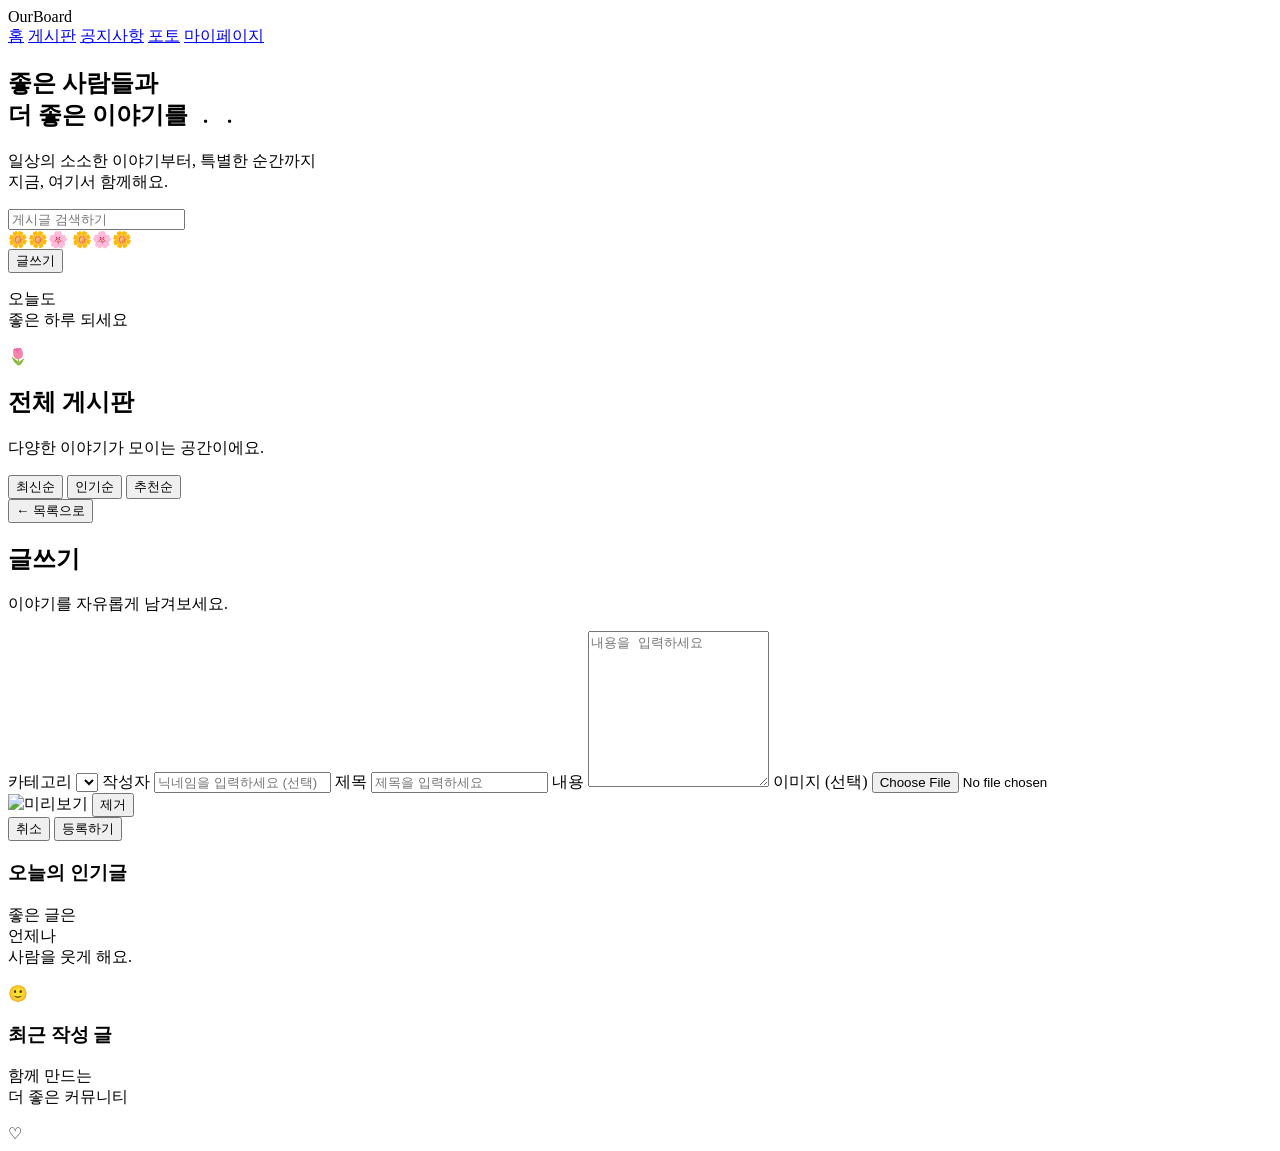
<file: Index.html>
<!DOCTYPE html>
<html>
<head>
  <base target="_top">
  <meta charset="utf-8">
  <link rel="preconnect" href="https://fonts.googleapis.com">
  <link href="https://fonts.googleapis.com/css2?family=Noto+Sans+KR:wght@400;500;600;700;800&display=swap" rel="stylesheet">
  <?!= include('Stylesheet'); ?>
</head>
<body>

  <!-- Header -->
  <header class="site-header">
    <div class="header-inner">
      <div class="logo">
        <span class="logo-icon" id="icon-logo"></span>
        <span class="logo-text">OurBoard</span>
      </div>
      <nav class="main-nav">
        <a href="#" class="nav-link active" data-nav="home">홈</a>
        <a href="#" class="nav-link" data-nav="board">게시판</a>
        <a href="#" class="nav-link" data-nav="notice">공지사항</a>
        <a href="#" class="nav-link" data-nav="photo">포토</a>
        <a href="#" class="nav-link" data-nav="mypage">마이페이지</a>
      </nav>
      <div class="user-icon" id="icon-user"></div>
    </div>
  </header>

  <!-- Hero -->
  <section class="hero">
    <div class="hero-inner">
      <div class="hero-text">
        <h1>좋은 사람들과<br>더 좋은 이야기를 <span class="wave">﹒﹒</span></h1>
        <p>일상의 소소한 이야기부터, 특별한 순간까지<br>지금, 여기서 함께해요.</p>
      </div>
      <div class="hero-search">
        <span id="icon-search-hero"></span>
        <input type="text" id="heroSearchInput" placeholder="게시글 검색하기">
      </div>
    </div>
    <div class="hero-deco" aria-hidden="true">
      <span class="petal p1">🌼</span><span class="petal p2">🌼</span><span class="petal p3">🌸</span>
      <span class="petal p4">🌼</span><span class="petal p5">🌸</span><span class="petal p6">🌼</span>
    </div>
  </section>

  <!-- Main layout -->
  <div class="layout">

    <!-- Left sidebar -->
    <aside class="sidebar-left">
      <button class="write-btn" id="writeBtn">
        <span id="icon-pencil"></span> 글쓰기
      </button>

      <nav class="category-list" id="categoryList"></nav>

      <div class="promo-card promo-tulip">
        <p>오늘도<br>좋은 하루 되세요</p>
        <span class="promo-emoji">🌷</span>
      </div>
    </aside>

    <!-- Center content -->
    <main class="content">

      <!-- LIST VIEW -->
      <section id="view-list" class="panel">
        <div class="panel-head">
          <div>
            <h2 id="boardTitle">전체 게시판</h2>
            <p class="sub" id="boardSub">다양한 이야기가 모이는 공간이에요.</p>
          </div>
          <div class="sort-tabs" id="sortTabs">
            <button class="sort-tab active" data-sort="latest">최신순</button>
            <button class="sort-tab" data-sort="popular">인기순</button>
            <button class="sort-tab" data-sort="liked">추천순</button>
          </div>
        </div>

        <div class="post-list" id="postList"></div>

        <div class="pagination" id="pagination"></div>
      </section>

      <!-- DETAIL VIEW -->
      <section id="view-detail" class="panel hidden">
        <button class="back-btn" id="backBtn">← 목록으로</button>
        <div id="detailContent"></div>
      </section>

      <!-- WRITE VIEW -->
      <section id="view-write" class="panel hidden">
        <h2>글쓰기</h2>
        <p class="sub">이야기를 자유롭게 남겨보세요.</p>
        <form id="writeForm" class="write-form">
          <label>카테고리</label>
          <select id="writeCategory"></select>

          <label>작성자</label>
          <input type="text" id="writeAuthor" placeholder="닉네임을 입력하세요 (선택)">

          <label>제목</label>
          <input type="text" id="writeTitle" placeholder="제목을 입력하세요" required>

          <label>내용</label>
          <textarea id="writeContentField" rows="10" placeholder="내용을 입력하세요" required></textarea>

          <label>이미지 (선택)</label>
          <input type="file" id="writeImageFile" accept="image/*">
          <div id="imagePreviewWrap" class="image-preview-wrap hidden">
            <img id="imagePreview" alt="미리보기">
            <button type="button" id="imageRemoveBtn" class="btn-ghost btn-small">제거</button>
          </div>

          <div class="write-actions">
            <span class="upload-status" id="uploadStatus"></span>
            <button type="button" class="btn-ghost" id="writeCancelBtn">취소</button>
            <button type="submit" class="btn-primary" id="writeSubmitBtn">등록하기</button>
          </div>
        </form>
      </section>

    </main>

    <!-- Right sidebar -->
    <aside class="sidebar-right">
      <div class="card">
        <h3><span id="icon-sun"></span> 오늘의 인기글</h3>
        <ol class="ranked-list" id="popularList"></ol>
      </div>

      <div class="promo-card promo-sunset">
        <p>좋은 글은<br>언제나<br>사람을 웃게 해요.</p>
        <span class="promo-emoji">🙂</span>
      </div>

      <div class="card">
        <h3>최근 작성 글</h3>
        <ul class="recent-list" id="recentList"></ul>
      </div>

      <div class="promo-card promo-quote">
        <p>함께 만드는<br>더 좋은 커뮤니티</p>
        <span class="promo-emoji">♡</span>
      </div>
    </aside>

  </div>

  <?!= include('JavaScript'); ?>
</body>
</html>
</file>
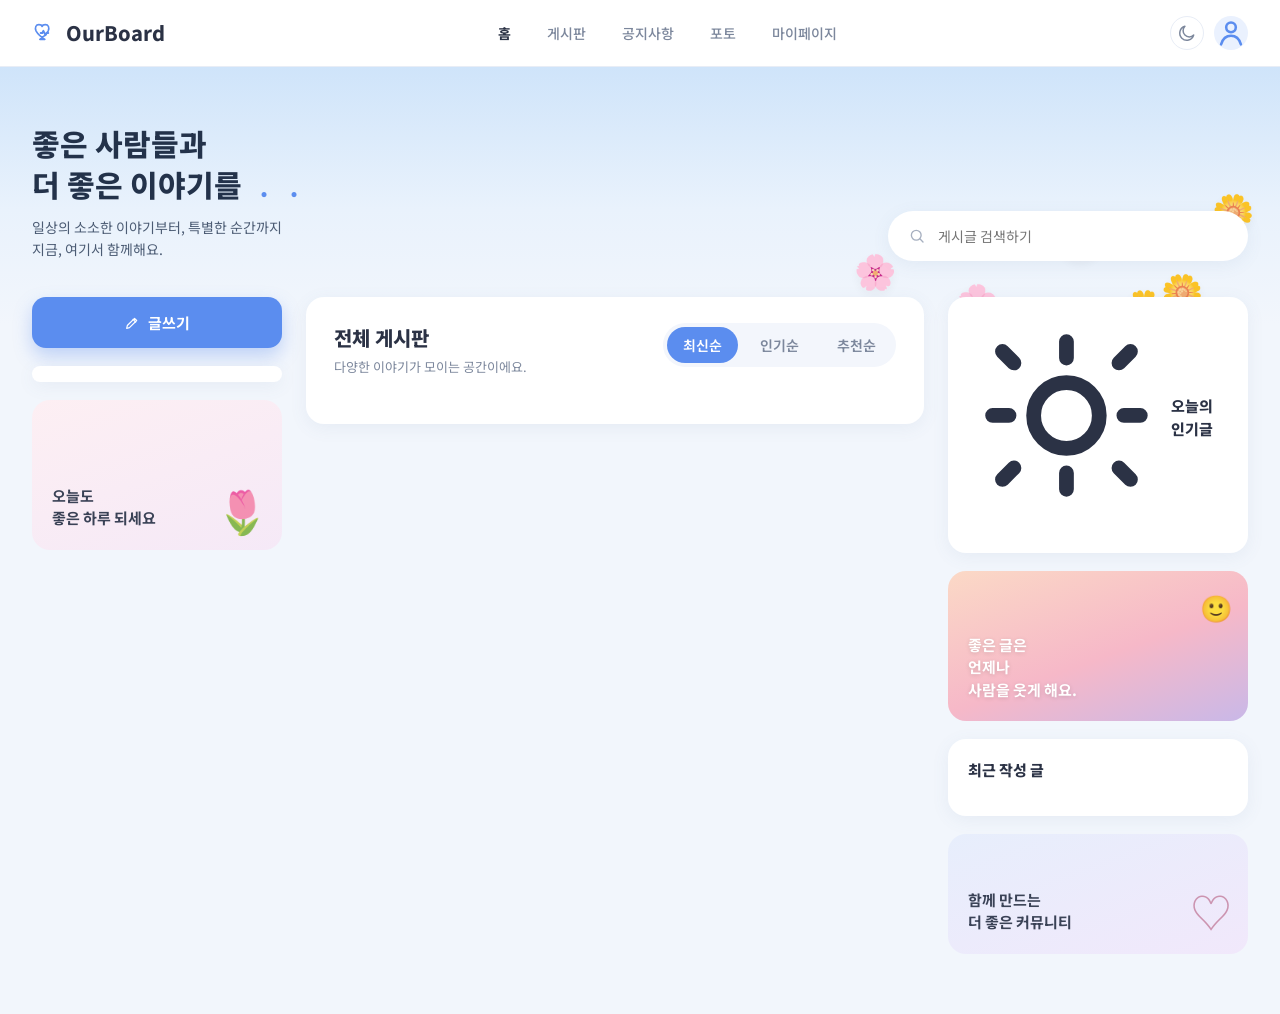
<file: public/index.html>
<!DOCTYPE html>
<html>
<head>
  <meta charset="utf-8">
  <meta name="viewport" content="width=device-width, initial-scale=1">
  <title>OurBoard</title>
  <script>
    (function () {
      try {
        var saved = localStorage.getItem('theme');
        var theme = saved || (window.matchMedia('(prefers-color-scheme: dark)').matches ? 'dark' : 'light');
        if (theme === 'dark') document.documentElement.setAttribute('data-theme', 'dark');
      } catch (e) {}
    })();
  </script>
  <link rel="preconnect" href="https://fonts.googleapis.com">
  <link href="https://fonts.googleapis.com/css2?family=Noto+Sans+KR:wght@400;500;600;700;800&display=swap" rel="stylesheet">
  <link rel="stylesheet" href="style.css">
</head>
<body>

  <!-- Header -->
  <header class="site-header">
    <div class="header-inner">
      <div class="logo">
        <span class="logo-icon" id="icon-logo"></span>
        <span class="logo-text">OurBoard</span>
      </div>
      <nav class="main-nav">
        <a href="#" class="nav-link active" data-nav="home">홈</a>
        <a href="#" class="nav-link" data-nav="board">게시판</a>
        <a href="#" class="nav-link" data-nav="notice">공지사항</a>
        <a href="#" class="nav-link" data-nav="photo">포토</a>
        <a href="#" class="nav-link" data-nav="mypage">마이페이지</a>
      </nav>
      <div class="header-actions">
        <button class="theme-toggle" id="themeToggle" type="button" aria-label="다크모드 전환"></button>
        <div class="user-icon" id="icon-user"></div>
      </div>
    </div>
  </header>

  <!-- Hero -->
  <section class="hero">
    <div class="hero-inner">
      <div class="hero-text">
        <h1>좋은 사람들과<br>더 좋은 이야기를 <span class="wave">﹒﹒</span></h1>
        <p>일상의 소소한 이야기부터, 특별한 순간까지<br>지금, 여기서 함께해요.</p>
      </div>
      <div class="hero-search">
        <span id="icon-search-hero"></span>
        <input type="text" id="heroSearchInput" placeholder="게시글 검색하기">
      </div>
    </div>
    <div class="hero-deco" aria-hidden="true">
      <span class="petal p1">🌼</span><span class="petal p2">🌼</span><span class="petal p3">🌸</span>
      <span class="petal p4">🌼</span><span class="petal p5">🌸</span><span class="petal p6">🌼</span>
    </div>
  </section>

  <!-- Main layout -->
  <div class="layout">

    <!-- Left sidebar -->
    <aside class="sidebar-left">
      <button class="write-btn" id="writeBtn">
        <span id="icon-pencil"></span> 글쓰기
      </button>

      <nav class="category-list" id="categoryList"></nav>

      <div class="promo-card promo-tulip">
        <p>오늘도<br>좋은 하루 되세요</p>
        <span class="promo-emoji">🌷</span>
      </div>
    </aside>

    <!-- Center content -->
    <main class="content">

      <!-- LIST VIEW -->
      <section id="view-list" class="panel">
        <div class="panel-head">
          <div>
            <h2 id="boardTitle">전체 게시판</h2>
            <p class="sub" id="boardSub">다양한 이야기가 모이는 공간이에요.</p>
          </div>
          <div class="sort-tabs" id="sortTabs">
            <button class="sort-tab active" data-sort="latest">최신순</button>
            <button class="sort-tab" data-sort="popular">인기순</button>
            <button class="sort-tab" data-sort="liked">추천순</button>
          </div>
        </div>

        <div class="post-list" id="postList"></div>

        <div class="pagination" id="pagination"></div>
      </section>

      <!-- DETAIL VIEW -->
      <section id="view-detail" class="panel hidden">
        <button class="back-btn" id="backBtn">← 목록으로</button>
        <div id="detailContent"></div>
      </section>

      <!-- WRITE VIEW -->
      <section id="view-write" class="panel hidden">
        <h2>글쓰기</h2>
        <p class="sub">이야기를 자유롭게 남겨보세요.</p>
        <form id="writeForm" class="write-form">
          <label>카테고리</label>
          <select id="writeCategory"></select>

          <label>작성자</label>
          <input type="text" id="writeAuthor" placeholder="닉네임을 입력하세요 (선택)">

          <label>제목</label>
          <input type="text" id="writeTitle" placeholder="제목을 입력하세요" required>

          <label>내용</label>
          <textarea id="writeContentField" rows="10" placeholder="내용을 입력하세요" required></textarea>

          <label>이미지 (선택)</label>
          <input type="file" id="writeImageFile" accept="image/*">
          <div id="imagePreviewWrap" class="image-preview-wrap hidden">
            <img id="imagePreview" alt="미리보기">
            <button type="button" id="imageRemoveBtn" class="btn-ghost btn-small">제거</button>
          </div>

          <div class="write-actions">
            <span class="upload-status" id="uploadStatus"></span>
            <button type="button" class="btn-ghost" id="writeCancelBtn">취소</button>
            <button type="submit" class="btn-primary" id="writeSubmitBtn">등록하기</button>
          </div>
        </form>
      </section>

    </main>

    <!-- Right sidebar -->
    <aside class="sidebar-right">
      <div class="card">
        <h3><span id="icon-sun"></span> 오늘의 인기글</h3>
        <ol class="ranked-list" id="popularList"></ol>
      </div>

      <div class="promo-card promo-sunset">
        <p>좋은 글은<br>언제나<br>사람을 웃게 해요.</p>
        <span class="promo-emoji">🙂</span>
      </div>

      <div class="card">
        <h3>최근 작성 글</h3>
        <ul class="recent-list" id="recentList"></ul>
      </div>

      <div class="promo-card promo-quote">
        <p>함께 만드는<br>더 좋은 커뮤니티</p>
        <span class="promo-emoji">♡</span>
      </div>
    </aside>

  </div>

  <script src="app.js"></script>
</body>
</html>
</file>
<file: public/style.css>
:root {
    --bg: #F2F6FC;
    --card-bg: #FFFFFF;
    --border: #E8EDF6;
    --text-1: #2B3245;
    --text-2: #7C879C;
    --text-3: #A7B0C0;
    --primary: #5B8DEF;
    --primary-dark: #4874D9;
    --primary-light: #EAF1FE;
    --radius-lg: 18px;
    --radius-md: 14px;
    --radius-sm: 10px;
    --shadow: 0 4px 18px rgba(90, 110, 150, 0.08);
  }

  html[data-theme="dark"] {
    --bg: #12151C;
    --card-bg: #1B2028;
    --border: #2A2F3A;
    --text-1: #EDEFF3;
    --text-2: #A7AFBF;
    --text-3: #6B7280;
    --primary: #6C9BFF;
    --primary-dark: #86AEFF;
    --primary-light: #223052;
    --shadow: 0 4px 18px rgba(0, 0, 0, 0.4);
  }

  html[data-theme="dark"] .hero {
    background: linear-gradient(180deg, #1B2740 0%, #171C26 55%, var(--bg) 100%);
  }
  html[data-theme="dark"] .hero-text h1 { color: #EDEFF3; }
  html[data-theme="dark"] .hero-text p { color: #9AA6BA; }
  html[data-theme="dark"] .promo-tulip,
  html[data-theme="dark"] .promo-quote { filter: brightness(0.55) saturate(1.1); }
  html[data-theme="dark"] .promo-tulip p,
  html[data-theme="dark"] .promo-quote p { color: #EDEFF3; }
  html[data-theme="dark"] .post-thumb { background: #232935; }

  * { box-sizing: border-box; }

  html, body {
    margin: 0;
    padding: 0;
    background: var(--bg);
    color: var(--text-1);
    font-family: 'Noto Sans KR', -apple-system, BlinkMacSystemFont, 'Malgun Gothic', sans-serif;
    font-size: 14px;
    line-height: 1.5;
  }
  body, .site-header, .panel, .card, .hero-search, .category-list, .btn-ghost {
    transition: background-color .2s ease, color .2s ease, border-color .2s ease;
  }

  a { text-decoration: none; color: inherit; }
  button, select, input, textarea { font-family: inherit; font-size: inherit; }
  ul, ol { list-style: none; margin: 0; padding: 0; }
  h1, h2, h3, p { margin: 0; }

  .icon { display: inline-flex; width: 1em; height: 1em; }
  svg.i { width: 100%; height: 100%; stroke: currentColor; fill: none; stroke-width: 1.8; stroke-linecap: round; stroke-linejoin: round; }

  /* ---------- Header ---------- */
  .site-header {
    background: var(--card-bg);
    border-bottom: 1px solid var(--border);
    position: sticky; top: 0; z-index: 50;
  }
  .header-inner {
    max-width: 1320px; margin: 0 auto;
    display: flex; align-items: center; justify-content: space-between;
    padding: 16px 32px;
  }
  .logo { display: flex; align-items: center; gap: 8px; font-weight: 800; font-size: 20px; color: var(--text-1); }
  .logo-icon { width: 26px; height: 26px; color: var(--primary); }
  .main-nav { display: flex; gap: 32px; }
  .nav-link { color: var(--text-2); font-weight: 500; padding: 6px 2px; }
  .nav-link.active { color: var(--text-1); font-weight: 700; }
  .user-icon { width: 34px; height: 34px; border-radius: 50%; background: var(--primary-light); color: var(--primary); display: flex; align-items: center; justify-content: center; }
  .header-actions { display: flex; align-items: center; gap: 10px; }
  .theme-toggle {
    width: 34px; height: 34px; border-radius: 50%; border: 1px solid var(--border); background: var(--card-bg);
    color: var(--text-2); display: flex; align-items: center; justify-content: center; cursor: pointer; flex-shrink: 0;
  }
  .theme-toggle:hover { color: var(--primary); border-color: var(--primary); }
  .theme-toggle .icon { width: 17px; height: 17px; }

  /* ---------- Hero ---------- */
  .hero {
    position: relative;
    overflow: hidden;
    background: linear-gradient(180deg, #CFE4FA 0%, #E9F2FC 55%, var(--bg) 100%);
    padding: 56px 32px 64px;
  }
  .hero-inner {
    max-width: 1320px; margin: 0 auto;
    display: flex; align-items: flex-end; justify-content: space-between; gap: 40px;
    position: relative; z-index: 2;
  }
  .hero-text h1 { font-size: 30px; font-weight: 800; color: #23324A; line-height: 1.35; }
  .hero-text .wave { color: var(--primary); }
  .hero-text p { margin-top: 12px; color: #4C5C74; font-size: 14px; line-height: 1.6; }
  .hero-search {
    flex-shrink: 0; width: 360px; max-width: 40vw;
    background: var(--card-bg); border-radius: 999px; box-shadow: var(--shadow);
    display: flex; align-items: center; gap: 10px; padding: 14px 20px; color: var(--text-3);
  }
  .hero-search input { flex: 1; border: none; outline: none; background: transparent; color: var(--text-1); }
  .hero-search #icon-search-hero { width: 18px; height: 18px; flex-shrink: 0; }

  .hero-deco { position: absolute; inset: 0; z-index: 1; pointer-events: none; }
  .hero-deco .petal { position: absolute; font-size: 34px; opacity: .85; filter: drop-shadow(0 4px 6px rgba(0,0,0,.05)); }
  .p1 { right: 6%; bottom: 10px; font-size: 46px; }
  .p2 { right: 14%; bottom: 60px; font-size: 30px; }
  .p3 { right: 22%; bottom: 0; font-size: 24px; }
  .p4 { right: 2%; bottom: 90px; font-size: 22px; }
  .p5 { right: 30%; bottom: 30px; font-size: 20px; }
  .p6 { right: 9%; bottom: -6px; font-size: 26px; }

  /* ---------- Layout ---------- */
  .layout {
    max-width: 1320px; margin: -28px auto 60px;
    display: grid; grid-template-columns: 250px 1fr 300px; gap: 24px;
    padding: 0 32px; position: relative; z-index: 3;
    align-items: start;
  }

  /* ---------- Left sidebar ---------- */
  .sidebar-left { display: flex; flex-direction: column; gap: 18px; }
  .write-btn {
    width: 100%; border: none; border-radius: var(--radius-md);
    background: var(--primary); color: #fff; font-weight: 700; font-size: 15px;
    padding: 15px; display: flex; align-items: center; justify-content: center; gap: 8px;
    cursor: pointer; box-shadow: 0 8px 18px rgba(91,141,239,.35);
    transition: background .15s ease;
  }
  .write-btn:hover { background: var(--primary-dark); }
  .write-btn .icon, .write-btn span[id^="icon"] { width: 16px; height: 16px; }

  .category-list {
    background: var(--card-bg); border-radius: var(--radius-lg); box-shadow: var(--shadow);
    padding: 8px; display: flex; flex-direction: column;
  }
  .category-item {
    display: flex; align-items: center; gap: 10px; padding: 12px 14px; border-radius: var(--radius-sm);
    cursor: pointer; color: var(--text-2); font-weight: 500;
  }
  .category-item .cat-icon { width: 18px; height: 18px; flex-shrink: 0; }
  .category-item .cat-label { flex: 1; }
  .category-item .cat-count { color: var(--text-3); font-size: 13px; font-weight: 600; }
  .category-item.active { background: var(--primary-light); color: var(--primary-dark); font-weight: 700; }
  .category-item.active .cat-count { color: var(--primary-dark); }
  .category-item:not(.active):hover { background: #F5F8FD; }
  .category-divider { height: 1px; background: var(--border); margin: 6px 10px; }

  .promo-card {
    border-radius: var(--radius-lg); padding: 20px; position: relative; overflow: hidden;
    min-height: 150px; display: flex; flex-direction: column; justify-content: flex-end;
  }
  .promo-card p { font-weight: 700; color: #3A4256; font-size: 15px; line-height: 1.5; }
  .promo-card .promo-emoji { position: absolute; font-size: 42px; opacity: .9; }
  .promo-tulip { background: linear-gradient(160deg, #FDEFF3 0%, #F5E9F7 100%); }
  .promo-tulip .promo-emoji { right: 14px; bottom: 10px; }
  .promo-sunset { background: linear-gradient(160deg, #FBD9C6 0%, #F6B8C8 55%, #C9B8E8 100%); }
  .promo-sunset p { color: #ffffff; text-shadow: 0 1px 4px rgba(0,0,0,.15); }
  .promo-sunset .promo-emoji { top: 16px; right: 16px; font-size: 26px; }
  .promo-quote { background: linear-gradient(160deg, #E7EEFC 0%, #F1E8FB 100%); min-height: 120px; }
  .promo-quote .promo-emoji { right: 16px; bottom: 12px; color: #C88BA8; }

  /* ---------- Content panel ---------- */
  .panel {
    background: var(--card-bg); border-radius: var(--radius-lg); box-shadow: var(--shadow);
    padding: 26px 28px;
  }
  .panel.hidden { display: none; }
  .panel-head { display: flex; align-items: flex-start; justify-content: space-between; margin-bottom: 8px; flex-wrap: wrap; gap: 14px; }
  .panel-head h2 { font-size: 20px; font-weight: 800; }
  .panel-head .sub { color: var(--text-2); font-size: 13px; margin-top: 4px; }

  .sort-tabs { display: flex; gap: 6px; background: #F3F6FC; padding: 4px; border-radius: 999px; }
  .sort-tab { border: none; background: transparent; padding: 8px 16px; border-radius: 999px; color: var(--text-2); font-weight: 600; cursor: pointer; }
  .sort-tab.active { background: var(--primary); color: #fff; }

  .post-list { margin-top: 14px; }
  .post-row {
    display: flex; align-items: center; gap: 16px; padding: 18px 6px;
    border-bottom: 1px solid var(--border); cursor: pointer;
  }
  .post-row:hover .post-title { color: var(--primary-dark); }
  .post-row:last-child { border-bottom: none; }
  .post-main { flex: 1; min-width: 0; }
  .post-tag-row { display: flex; align-items: center; gap: 8px; margin-bottom: 6px; }
  .badge {
    font-size: 12px; font-weight: 700; padding: 3px 10px; border-radius: 999px; flex-shrink: 0;
  }
  .badge-notice { background: #FFE3E8; color: #E8536F; }
  .badge-free { background: #E4EEFF; color: #4C7EF3; }
  .badge-qna { background: #FDE4F0; color: #D6488F; }
  .badge-info { background: #FFF1DE; color: #E5972A; }
  .badge-daily { background: #E1F5EA; color: #2FA06B; }
  .badge-photo { background: #E3F6FA; color: #2AA9C4; }
  .badge-hobby { background: #EFE7FB; color: #8B5FD1; }

  .pin-icon { color: #E8536F; width: 14px; height: 14px; }
  .new-badge { background: #FF6B81; color: #fff; font-size: 10px; font-weight: 800; border-radius: 5px; padding: 1px 5px; }

  .post-title { font-weight: 700; font-size: 15.5px; color: var(--text-1); margin-bottom: 4px; }
  .post-excerpt {
    color: var(--text-2); font-size: 13px; overflow: hidden; text-overflow: ellipsis;
    white-space: nowrap; max-width: 640px;
  }
  .post-meta { display: flex; align-items: center; gap: 6px; margin-top: 8px; font-size: 12.5px; color: var(--text-3); }
  .post-meta .dot { width: 3px; height: 3px; border-radius: 50%; background: var(--text-3); margin: 0 4px; }
  .post-author-avatar {
    width: 18px; height: 18px; border-radius: 50%; background: var(--primary-light); color: var(--primary);
    display: inline-flex; align-items: center; justify-content: center; font-size: 10px; font-weight: 700;
  }

  .post-stats { display: flex; align-items: center; gap: 14px; color: var(--text-3); font-size: 12.5px; flex-shrink: 0; }
  .post-stats .stat { display: flex; align-items: center; gap: 4px; }
  .post-stats .stat .icon { width: 15px; height: 15px; }

  .post-thumb { width: 56px; height: 56px; border-radius: var(--radius-sm); object-fit: cover; flex-shrink: 0; background: #eef2f8; }

  .pagination { display: flex; justify-content: center; align-items: center; gap: 6px; margin-top: 22px; }
  .page-btn {
    border: none; background: transparent; width: 32px; height: 32px; border-radius: 8px;
    color: var(--text-2); font-weight: 600; cursor: pointer;
  }
  .page-btn.active { background: var(--primary); color: #fff; }
  .page-btn:disabled { opacity: .4; cursor: default; }

  /* ---------- Detail view ---------- */
  .back-btn { border: none; background: transparent; color: var(--text-2); font-weight: 600; cursor: pointer; padding: 6px 0 16px; }
  .detail-header { border-bottom: 1px solid var(--border); padding-bottom: 18px; margin-bottom: 18px; }
  .detail-title { font-size: 22px; font-weight: 800; margin: 10px 0; }
  .detail-meta { display: flex; align-items: center; gap: 8px; color: var(--text-2); font-size: 13px; }
  .detail-body { white-space: pre-wrap; line-height: 1.8; font-size: 15px; color: #333c4d; min-height: 80px; }
  .detail-image { max-width: 100%; border-radius: var(--radius-md); margin: 16px 0; }
  .detail-actions { display: flex; justify-content: center; gap: 10px; margin: 24px 0; }
  .reaction-btn {
    display: flex; align-items: center; gap: 6px; border: 1px solid var(--border); background: var(--card-bg);
    padding: 7px 16px; border-radius: 999px; cursor: pointer; font-weight: 600; font-size: 13px; color: var(--text-2);
  }
  .reaction-btn .icon { width: 14px; height: 14px; }
  .like-btn:hover, .like-btn.active { border-color: #FF8FA3; color: #E8536F; }
  .dislike-btn:hover, .dislike-btn.active { border-color: #8FA8FF; color: #4C7EF3; }

  .comments-block h3 { font-size: 15px; font-weight: 800; margin-bottom: 12px; }
  .comment-item { padding: 12px 0; border-bottom: 1px solid var(--border); }
  .comment-head { display: flex; align-items: center; gap: 8px; font-size: 13px; font-weight: 700; }
  .comment-head .time { font-weight: 400; color: var(--text-3); }
  .comment-body { margin-top: 4px; font-size: 14px; color: #3c4457; }
  .comment-form { display: flex; gap: 8px; margin-top: 14px; }
  .comment-form input[type=text].c-author { width: 110px; }
  .comment-form input, .comment-form textarea {
    border: 1px solid var(--border); border-radius: var(--radius-sm); padding: 10px 12px; outline: none;
  }
  .comment-form input:focus, .comment-form textarea:focus { border-color: var(--primary); }
  .comment-form .c-content { flex: 1; }
  .comment-form button { border: none; background: var(--primary); color: #fff; border-radius: var(--radius-sm); padding: 0 18px; font-weight: 700; cursor: pointer; }

  /* ---------- Write view ---------- */
  .write-form { display: flex; flex-direction: column; gap: 6px; margin-top: 16px; }
  .write-form label { font-size: 13px; font-weight: 700; color: var(--text-2); margin-top: 10px; }
  .write-form input, .write-form select, .write-form textarea {
    border: 1px solid var(--border); border-radius: var(--radius-sm); padding: 12px 14px; outline: none; width: 100%;
  }
  .write-form input:focus, .write-form select:focus, .write-form textarea:focus { border-color: var(--primary); }
  .write-form textarea { resize: vertical; }
  .write-actions { display: flex; align-items: center; justify-content: flex-end; gap: 10px; margin-top: 18px; }
  .write-actions .upload-status { margin-right: auto; }
  .btn-primary { border: none; background: var(--primary); color: #fff; font-weight: 700; padding: 12px 26px; border-radius: var(--radius-sm); cursor: pointer; }
  .btn-primary:hover { background: var(--primary-dark); }
  .btn-ghost { border: 1px solid var(--border); background: var(--card-bg); color: var(--text-2); font-weight: 700; padding: 12px 22px; border-radius: var(--radius-sm); cursor: pointer; }
  .btn-small { padding: 6px 14px; font-size: 12.5px; }
  .image-preview-wrap { display: flex; align-items: center; gap: 12px; margin-top: 10px; }
  .image-preview-wrap.hidden { display: none; }
  .image-preview-wrap img { width: 90px; height: 90px; object-fit: cover; border-radius: var(--radius-sm); border: 1px solid var(--border); }
  .upload-status { font-size: 12.5px; color: var(--text-2); margin-top: 6px; }

  /* ---------- Right sidebar ---------- */
  .sidebar-right { display: flex; flex-direction: column; gap: 18px; }
  .card { background: var(--card-bg); border-radius: var(--radius-lg); box-shadow: var(--shadow); padding: 20px; }
  .card h3 { font-size: 15px; font-weight: 800; margin-bottom: 14px; display: flex; align-items: center; gap: 6px; }
  .card h3 .icon { width: 16px; height: 16px; color: #F5A623; }

  .ranked-list { display: flex; flex-direction: column; gap: 12px; }
  .ranked-list li { display: flex; align-items: center; gap: 10px; }
  .rank-num { width: 18px; font-weight: 800; color: var(--text-3); font-size: 13px; flex-shrink: 0; }
  .ranked-list li:nth-child(1) .rank-num { color: var(--primary); }
  .rank-title { flex: 1; font-size: 13.5px; color: var(--text-1); font-weight: 500; overflow: hidden; text-overflow: ellipsis; white-space: nowrap; cursor: pointer; }
  .rank-views { font-size: 12px; color: var(--text-3); flex-shrink: 0; }

  .recent-list { display: flex; flex-direction: column; gap: 14px; }
  .recent-list li { display: flex; align-items: center; gap: 10px; cursor: pointer; }
  .recent-avatar {
    width: 32px; height: 32px; border-radius: 50%; background: var(--primary-light); color: var(--primary);
    display: flex; align-items: center; justify-content: center; flex-shrink: 0; font-size: 13px;
  }
  .recent-title { font-size: 13.5px; font-weight: 600; color: var(--text-1); overflow: hidden; text-overflow: ellipsis; white-space: nowrap; }
  .recent-time { font-size: 11.5px; color: var(--text-3); margin-top: 2px; }

  .empty-state { text-align: center; color: var(--text-3); padding: 60px 0; font-weight: 500; }

  /* ---------- Responsive ---------- */
  @media (max-width: 1100px) {
    .layout { grid-template-columns: 220px 1fr; }
    .sidebar-right { display: none; }
  }
  @media (max-width: 800px) {
    .layout { grid-template-columns: 1fr; }
    .sidebar-left { flex-direction: row; flex-wrap: wrap; }
    .category-list { flex-direction: row; flex-wrap: wrap; flex: 1 1 100%; }
    .hero-inner { flex-direction: column; align-items: flex-start; }
    .hero-search { width: 100%; max-width: none; }
    .main-nav { display: none; }
    .post-thumb { display: none; }
  }
</file>
